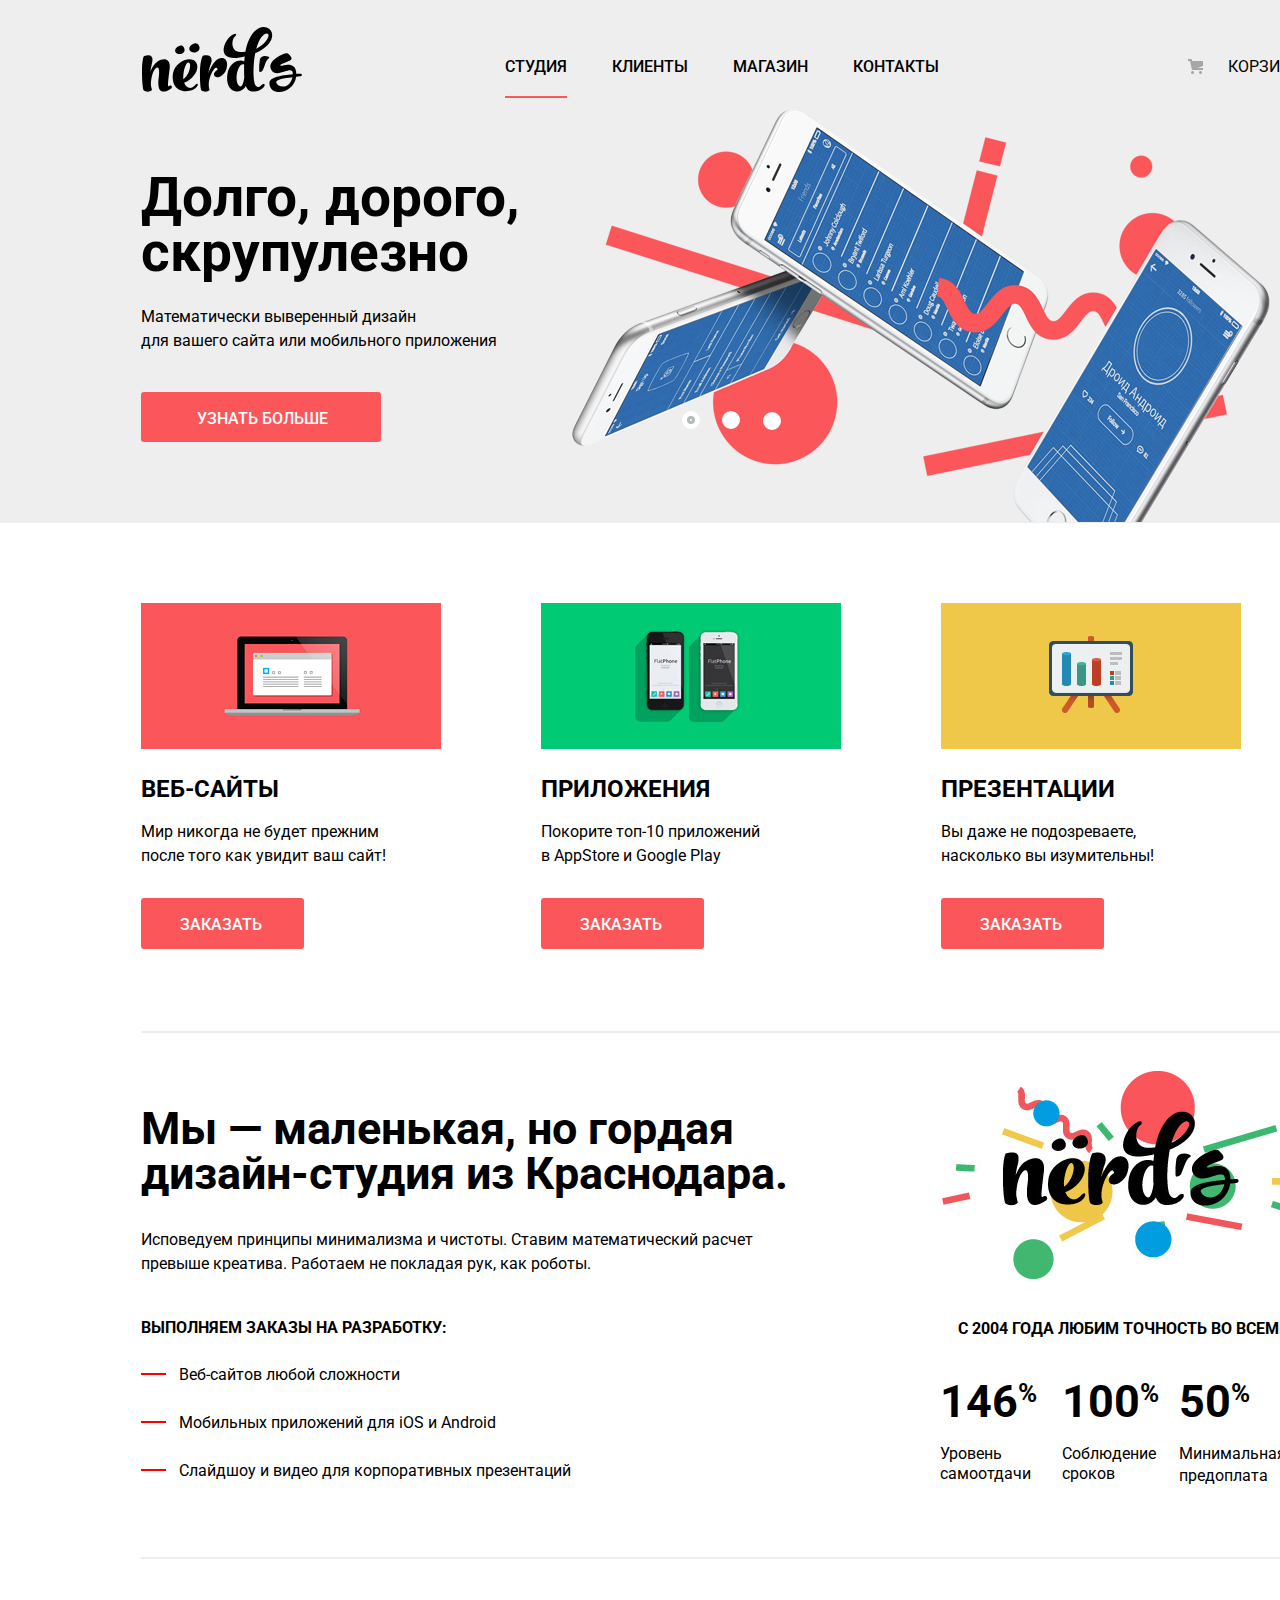
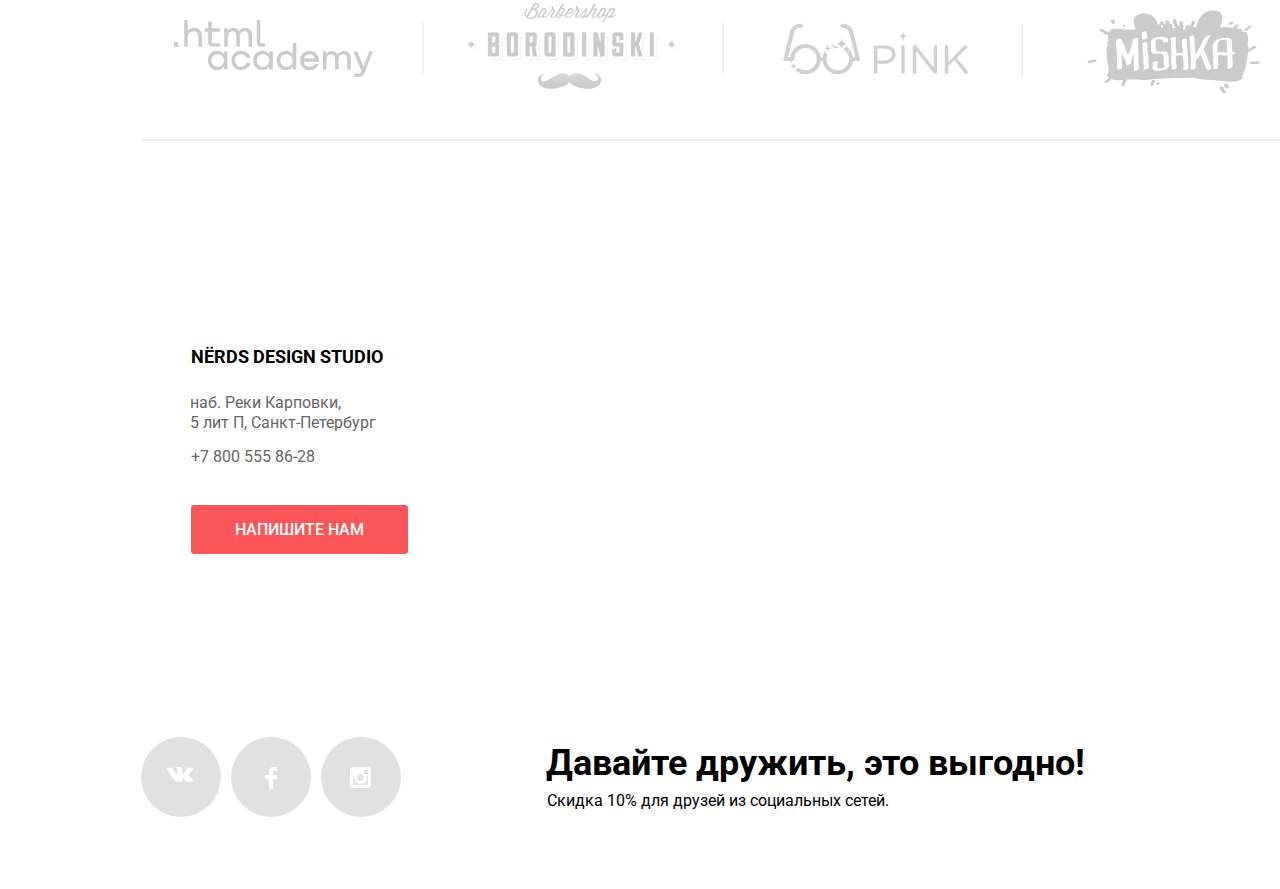
<file: index.html>
<!DOCTYPE html>
<html class="page" lang="ru">

<head>
  <meta charset="UTF-8">
  <meta http-equiv="X-UA-Compatible" content="IE=edge">
  <meta name="viewport" content="width=device-width, initial-scale=1.0">
  <link rel="icon" href="favicon.ico">
  <link rel="icon" href="img/favicon_15.svg" type="image/svg+xml">
  <link rel="apple-touch-icon" href="img/favikon_p.png">
  <link rel="manifest" href="manifest.webmanifest">
  <!--Подключаю стили-->
  <link rel="stylesheet" href="css/normalize.css">
  <link rel="stylesheet" href="css/style.css">

  <!-- Шрифт Roboto-->
  <link rel="preconnect" href="https://fonts.googleapis.com">
  <link rel="preconnect" href="https://fonts.gstatic.com" crossorigin>
  <link href="https://fonts.googleapis.com/css2?family=Roboto:wght@400;700&display=swap" rel="stylesheet">

  <title>Nerds</title>
</head>

<body class="main_page">
  <header class="main_header">
    <div class="container">
      <nav class="main_nav">
        <a class="main_logo" href="index.html"><img src="img/logo.svg" width="160" height="65" alt="Логотип нёрдс"></a>
        <ul class="navigation">
          <li><a class="activ_a" href="#">студия</a></li>
          <li><a href="#">Клиенты</a></li>
          <li><a href="catalog.html">магазин</a></li>
          <li><a href="#">контакты</a></li>
        </ul>
        <a class="basket" href="#">корзина</a>
      </nav>
    </div>
    <div class="container">
      <div class="container_header slider">
        <div class="slide_first slide_active">
          <p class="main_caption"><strong>Долго, дорого,<br>
                            скрупулезно</strong></p>
          <p class="main_caption_small"> Математически выверенный дизайн
            <br> для вашего сайта или мобильного приложения</p>
          <a class="button button_more" href="#">узнать больше</a>
        </div>
        <div class="slide_second">
          <p class="main_caption"><strong>Любим математику<br>
                            как никто другой</strong></p>
          <p class="main_caption_small"> Никакого креатива, только математические формулы
            <br> для расчета идеальных пропорций</p>
          <a class="button button_more" href="#">узнать больше</a>
        </div>
        <div class="slide_thrid">
          <p class="main_caption"><strong>Только ночь,<br>
                            только хардкор</strong></p>
          <p class="main_caption_small"> Работать днем,как все? Мы против этого.
            <br> Ближе к полуночи работа только начинается</p>
          <a class="button button_more" href="#">узнать больше</a>
        </div>
        <div class="slider_controls">
          <button class="slider_button_active button_first" type="button" aria-label="Первый слайд"></button>
          <button class="button_second" type=" button" aria-label="Второй слайд"></button>
          <button class="button_thrid" type=" button" aria-label="Третий слайд"></button>
        </div>
      </div>

    </div>
  </header>
  <main class="main_main">
    <h1 class="visually_hidden">Нердс</h1>

    <section class="main_services">
      <div class="container">
        <h2 class="visually_hidden">Услуги</h2>
        <ul class="services">
          <li class="services_notepade">
            <h3 class="services_caption">Веб-сайты</h3>
            <p class="services_caption_small caption_web">Мир никогда не будет прежним
              <br> после того как увидит ваш сайт!</p>
            <a href="#" class="button button_notepad">ЗАКАЗАТЬ</a>
          </li>
          <li class="services_miniphones">
            <h3 class="services_caption">Приложения</h3>
            <p class="services_caption_small caption_app">Покорите топ-10 приложений
              <br> в AppStore и Google Play</p>
            <a href="#" class="button button_notepad">ЗАКАЗАТЬ</a>
          </li>
          <li class="services_presentation">
            <h3 class="services_caption">Презентации</h3>
            <p class="services_caption_small caption_present">Вы даже не подозреваете,
              <br> насколько вы изумительны!</p>
            <a href="#" class="button button_notepad">ЗАКАЗАТЬ</a>
          </li>
        </ul>
      </div>
    </section>

    <div class="container">
      <section class="main_present line_gray">
        <div class="main_present_flag">
          <h2 class="visually_hidden">О нас</h2>
          <h3 class="present_caption">Мы &mdash; маленькая, но гордая<br> дизайн-студия из Краснодара.</h3>
          <p class="present_caption_small">Исповедуем принципы минимализма и чистоты. Ставим математический расчет
            <br>превыше креатива. Работаем не покладая рук, как роботы.</p>
          <p class="present_caption_small_two">Выполняем заказы на разработку:</p>
          <ul class="present_list">
            <li>Веб-сайтов любой сложности</li>
            <li>Мобильных приложений для iOS и Android</li>
            <li>Слайдшоу и видео для корпоративных презентаций</li>
          </ul>
        </div>
        <div class="main_present_picture">
          <p class="present_caption_small_two">С 2004 года любим точность во всем:</p>
          <ul class="present_list present_list_benefits">
            <li class="benefits_point"><span class="benefits">146</span><span class="benefits_persent">%</span>
              <p class="benefits_text">Уровень самоотдачи</p>
            </li>
            <li class="benefits_point"><span class="benefits">100</span><span class="benefits_persent">%</span>
              <p class="benefits_text">Соблюдение сроков</p>
            </li>
            <li class="benefits_point"><span class="benefits">50</span><span class="benefits_persent">%</span>
              <p class="benefits_text">Минимальная</p>
              предоплата
            </li>
          </ul>
        </div>
      </section>
    </div>
    <div class="container">
      <section class="partners line_gray">
        <h2 class="visually_hidden">Партнерки</h2>
        <a class="partners_html" href="#"><img src="img/logo_htmlacademy.svg" width="199" height="57" alt="логотип htmlacademy"><span class="visually_hidden"> Логотип HTML-academy</span></a>
        <a class="partners_borodinsky" href="#"><img src="img/borodinsky_logo.png" width="209" height="90" alt="логотип borodinsky"><span class="visually_hidden">Логотив бородинский</span></a>
        <a class="partners_pink" href="#"><img src="img/logo_pink.png" width="185" height="52" alt="логотип pink"><span class="visually_hidden">Логотип Пинк</span></a>
        <a class="partners_mishka" href="#"><img src="img/logo_mishka.png" width="173" height="84" alt="логотип mishka"><span class="visually_hidden">Логотип мишка</span></a>
      </section>
      <div class="modal_window">
        <form сlass="modal_form" action="https://echo.htmlacademy.ru" method="post">
          <fieldset>
            <button class="button_close" type="button" aria-label="Закрыть окно"></button>
            <p class="modal_caption">Напишите нам</p>
            <div class="fieldset_position">
              <label class="modal_caption_mini" for="name">Ваше имя:
                <br>
                <input class="login_input" type="text" id="name" name="uname" width="360" height="50" placeholder="Имя Фамилия">
              </label>
              <label class="modal_caption_mini" for="email">Ваш email:
                <br>
                <input class="email_input" type="text" id="email" name="uemail" width="360" height="50" placeholder="email@example.com">
              </label>
              <br>

              <label class="modal_caption_mini modal_area" for="text_area">Текст письма:
                <br>
                <textarea class="text_area_input" id="text_area" name="text_area_modal" rows="5" cols="70" placeholder="В свободной форме"></textarea>
              </label>
              <input class="button button_modal" type="submit" value="Отправить" aria-label="Нажать,что бы отправить данные">
            </div>
          </fieldset>

        </form>

      </div>
      <div class="contacts">
        <div class="contacts_2">
          <p class="mapp_capture">nЁrds design studio</p>
          <p class="mapp_capture_small">наб. Реки Карповки,
            <br> 5 лит П, Санкт-Петербург
          </p>
          <a class="mapp_telephone" href="tel:+78005558628">+7 800 555 86-28</a>
          <br>
          <button type="button" class="button button_login" aria-label="нажмите, что бы написать нам">Напишите нам</button>
        </div>
      </div>
    </div>
    <section class="mapp">
      <h2 class="visually_hidden">Карта и контакты</h2>
      <iframe class="iframe" src="https://www.google.com/maps/embed?pb=!1m14!1m8!1m3!1d3993.6360510471914!2d30.317381000000005!3d59.96834200000001!3m2!1i1024!2i768!4f13.1!3m3!1m2!1s0x4696315bc4e8ce61%3A0x74d4f0cbfe1fd995!2z0L3QsNCxLiBQ0LXQutC4INCa0LDRgNC_0L7QstC60LgsIDUg0LrQvtGA0L_Rg9GBINCfLCDQodCw0L3QutGCLdCf0LXRgtC10YDQsdGD0YDQsywgMTk3MDIy!5e0!3m2!1sru!2sru!4v1670058780200!5m2!1sru!2sru" width="600" height="450" style="border:0;" allowfullscreen="" loading="lazy" referrerpolicy="no-referrer-when-downgrade"></iframe>
      <!-- <img class="marker" src="img/map_marker.png" width="231" height="190" alt="">
                 -->

    </section>
  </main>
  <!--Подключаю JS -->
  <script src="js/login.js"></script>
  <script src="js/slider.js"></script>
</body>
<div class="container">
  <footer class="main_footer">
    <section class="footer">
      <h2 class="visually_hidden">Соцсети</h2>
      <div class="button_social">
        <a class="button social" href="#">
          <span class="visually_hidden">Вконтакте</span>
          <svg class="social_img" aria-hidden="true" focusable="false" width="27" height="15" viewBox="0 0 27 15" fill="none" xmlns="http://www.w3.org/2000/svg">
            <path d="M16.138 11.51C17.094 11.201 18.318 13.55 19.621 14.449C20.599 15.13 21.348 14.983 21.348 14.983L24.821 14.933C24.821 14.933 26.636 14.821 25.778 13.379C25.707 13.259 25.275 12.31 23.193 10.357C21.016 8.31404 21.311 8.64504 23.932 5.11304C25.529 2.96004 26.168 1.64504 25.968 1.08504C25.776 0.546037 24.603 0.686037 24.603 0.686037L20.69 0.713037C20.309 0.714037 19.986 0.832037 19.839 1.22804C19.836 1.23204 19.218 2.89404 18.394 4.30704C16.653 7.29604 15.958 7.45504 15.67 7.26804C15.009 6.83504 15.176 5.53104 15.176 4.60404C15.176 1.70704 15.608 0.499037 14.33 0.187037C13.903 0.0830374 13.591 0.0150374 12.502 0.00503741C11.11 -0.0159626 9.92797 0.00503743 9.25797 0.334037C8.81297 0.557037 8.47197 1.04604 8.67897 1.07404C8.93897 1.10904 9.52197 1.23404 9.83397 1.66004C10.235 2.21204 10.223 3.44904 10.223 3.44904C10.223 3.44904 10.452 6.86004 9.68297 7.28304C9.15497 7.57304 8.43297 6.98104 6.87997 4.26704C6.08697 2.87904 5.48797 1.34504 5.48797 1.34504C5.48797 1.34504 5.37197 1.06004 5.16197 0.904037C4.91197 0.719037 4.56197 0.660037 4.56197 0.660037L0.84797 0.684037C0.84797 0.684037 0.28997 0.700037 0.0849697 0.946037C-0.0970303 1.16404 0.0699697 1.61404 0.0699697 1.61404C0.0699697 1.61404 2.97897 8.49504 6.27297 11.961C9.29297 15.143 12.725 14.932 12.725 14.932H14.28C14.28 14.932 14.749 14.878 14.989 14.62C15.213 14.38 15.203 13.929 15.203 13.929C15.203 13.929 15.172 11.82 16.138 11.51Z" fill="white" />
          </svg>
        </a>
        <a class="button social" href="#">
          <span class="visually_hidden">Фейсбук</span>
          <svg class="social_img" aria-hidden="true" focusable="false" width="12" height="22" viewBox="0 0 12 22" fill="none" xmlns="http://www.w3.org/2000/svg">
            <path d="M12 4V0H8C5.79086 0 4 1.79086 4 4V8H0V12H4V22H8V12H12V8H8V4H12Z" fill="white" />
          </svg>
        </a>
        <a class="button social" href="#">
          <span class="visually_hidden">Инстаграмм</span>
          <svg class="social_img" aria-hidden="true" focusable="false" width="21" height="21" viewBox="0 0 21 21" fill="none" xmlns="http://www.w3.org/2000/svg">
            <path fill-rule="evenodd" clip-rule="evenodd" d="M3 0H18C19.65 0 21 1.35 21 3V18C21 19.65 19.65 21 18 21H3C1.35 21 0 19.65 0 18V3C0 1.35 1.35 0 3 0ZM14 10.5C14 8.57 12.43 7 10.5 7C8.57 7 7 8.57 7 10.5C7 12.43 8.57 14 10.5 14C12.43 14 14 12.43 14 10.5ZM3 18V9H4.181C4.0626 9.49127 4.00186 9.99467 4 10.5C4 14.0899 6.91015 17 10.5 17C14.0899 17 17 14.0899 17 10.5C16.9986 9.99464 16.9379 9.49118 16.819 9H18V18H3ZM14 7H18V3H14V7Z" fill="white" />
          </svg>
        </a>
      </div>
      <div>
        <p class="footer_caption">Давайте дружить, это выгодно!</p>
        <p class="footer_caption_mini">Скидка 10% для друзей из социальных сетей.</p>
      </div>
    </section>
  </footer>
</div>

</html>
</file>
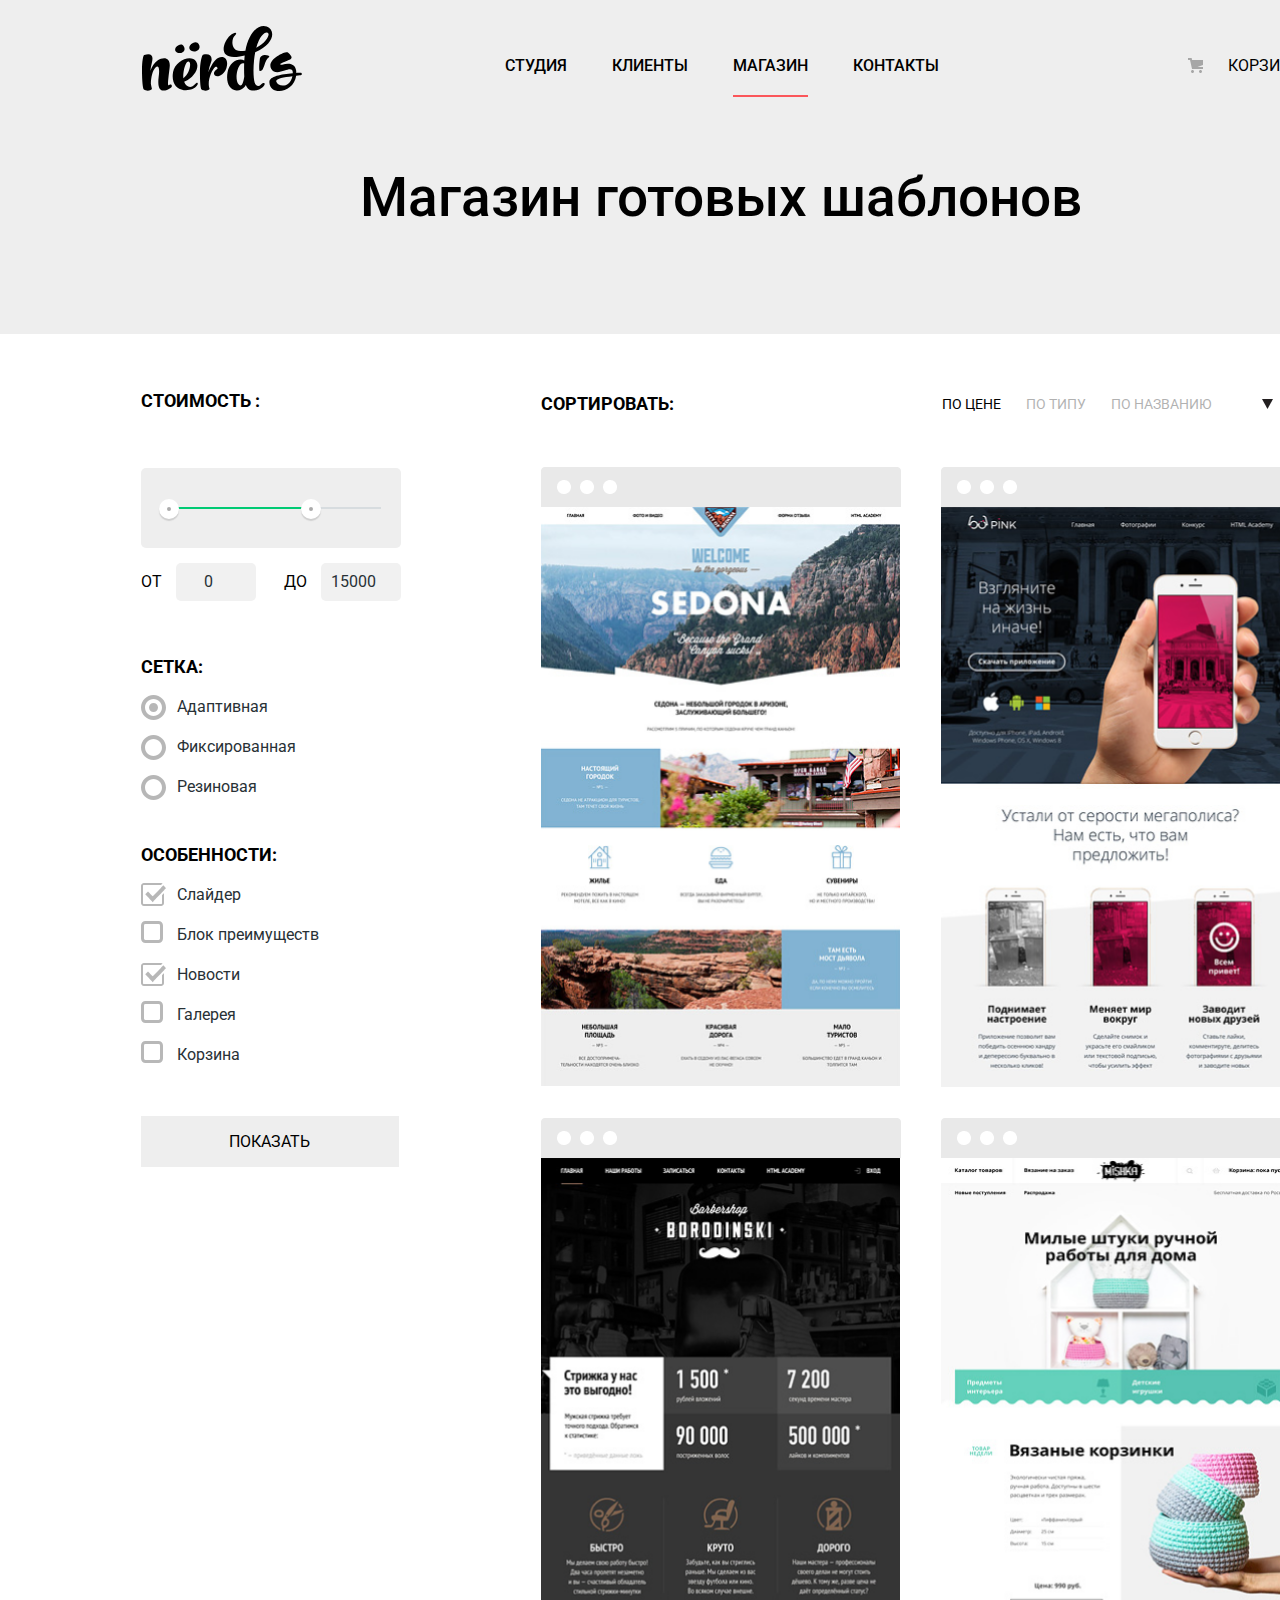
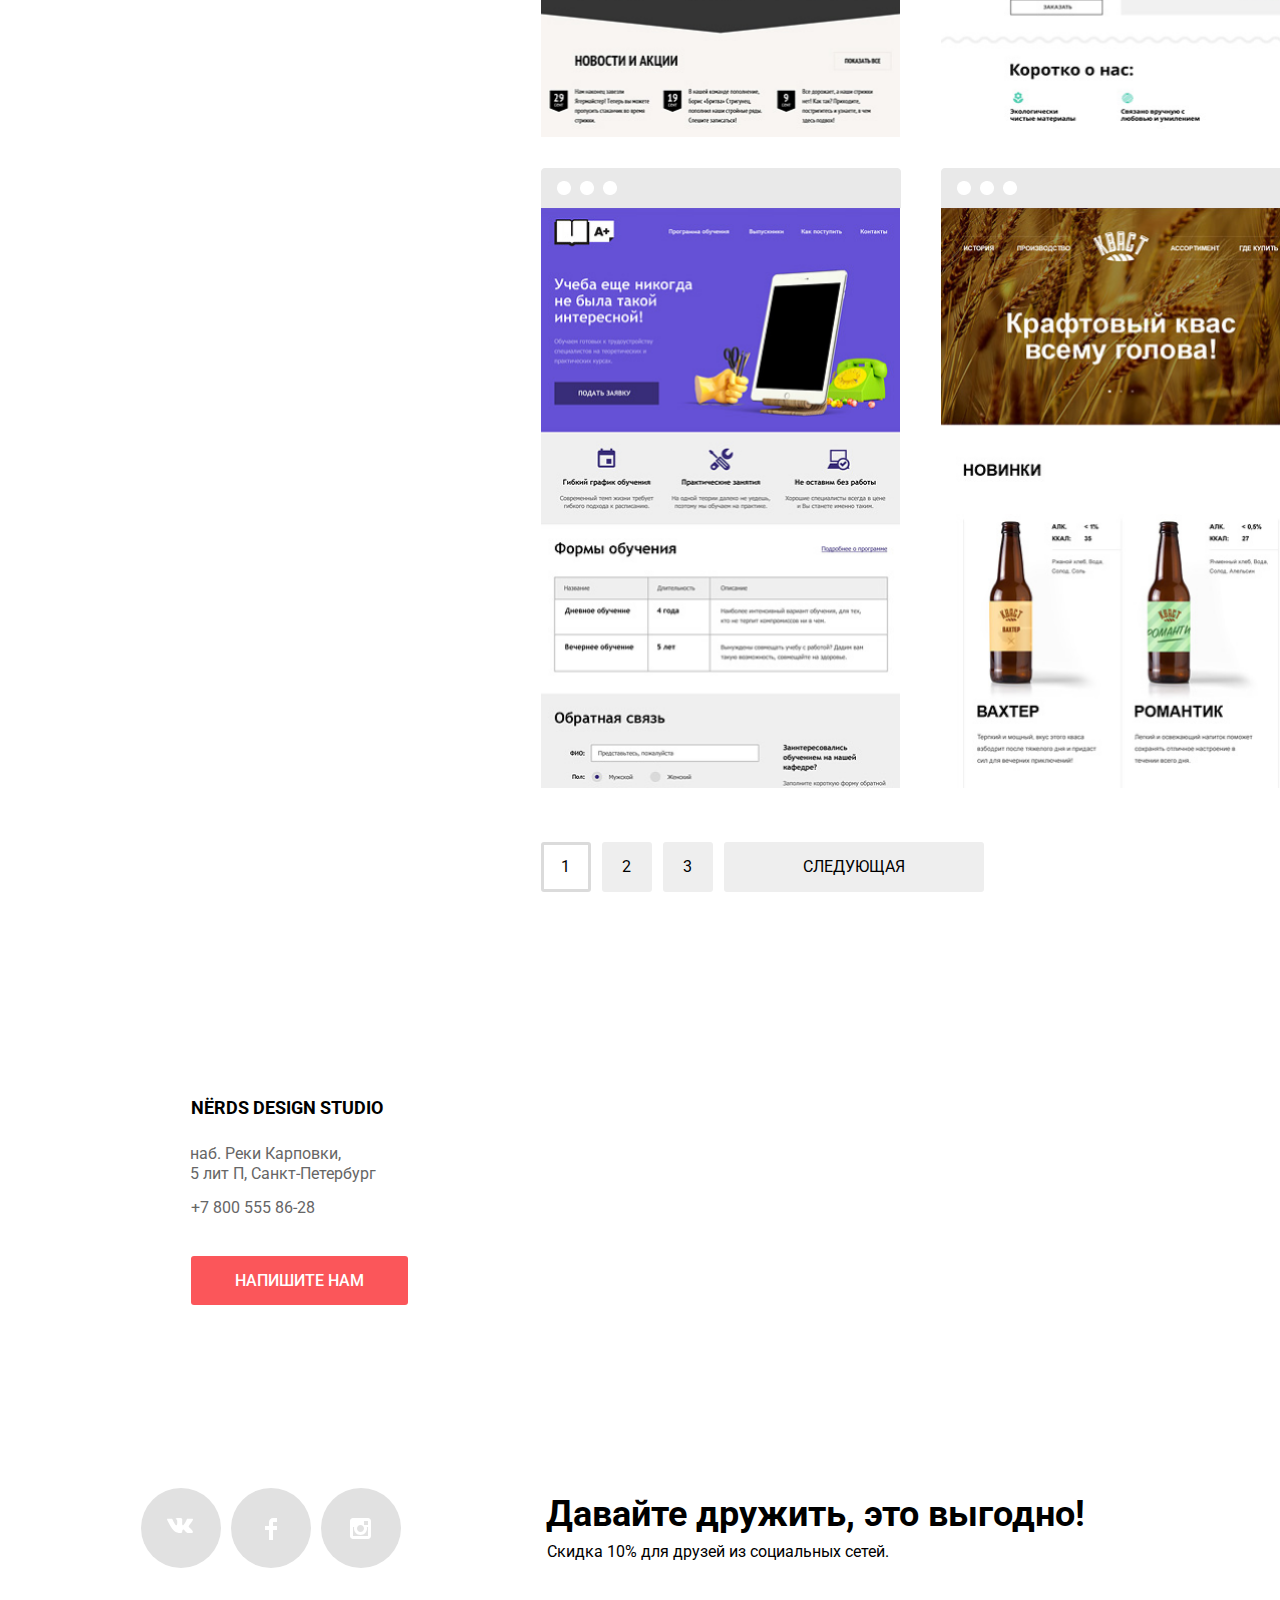
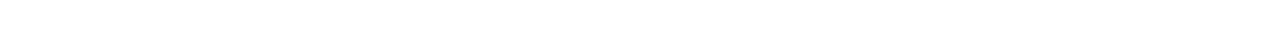
<file: catalog.html>
<!DOCTYPE html>
<html class="page" lang="ru">

<head>
  <meta charset="UTF-8">
  <meta http-equiv="X-UA-Compatible" content="IE=edge">
  <meta name="viewport" content="width=device-width, initial-scale=1.0">
  <link rel="icon" href="favicon.ico">
  <link rel="icon" href="img/favicon_15.svg" type="image/svg+xml">
  <link rel="apple-touch-icon" href="img/favikon_p.png">
  <link rel="manifest" href="manifest.webmanifest">
  <title>catalog</title>
  <!--Подключаю стили-->
  <link rel="stylesheet" href="css/normalize.css">
  <link rel="stylesheet" href="css/style.css">
  <!-- <link rel="stylesheet" href="css/style.min.css"> -->

  <!-- Шрифт Roboto-->
  <link rel="preconnect" href="https://fonts.googleapis.com">
  <link rel="preconnect" href="https://fonts.gstatic.com" crossorigin>
  <link href="https://fonts.googleapis.com/css2?family=Roboto:wght@400;700&display=swap" rel="stylesheet">
</head>

<body class="main_page">
  <header class="main_header catalog_header">
    <div class="container">
      <nav class="main_nav">
        <a class="main_logo" href="index.html"><img src="img/logo.svg" width="160" height="65" alt="Нердс_логотип"></a>
        <ul class="navigation">
          <li><a href="index.html">студия</a></li>
          <li><a href="#">клиенты</a></li>
          <li><a class="activ_a" href="catalog.html">магазин</a></li>
          <li><a href="#">контакты</a></li>
        </ul>
        <a class="basket" href="#">корзина</a>
      </nav>

      <h1 class="catalog_caption_main">Магазин готовых шаблонов</h1>
    </div>
  </header>

  <main>
    <div class="container">
      <div class=" catalog_page">
        <section class="sort">
          <h2 class="visually_hidden">Фильтр</h2>
          <form action="https://echo.htmlacademy.ru" method="post">
            <form method="get" action="https://echo.htmlacademy.ru">
              <fieldset class="filter_item">
                <legend class="catalog_caption">Стоимость :</legend>
                <div class="range_filter">
                  <div class="range_controls">
                    <div class="scale">
                      <div class="bar"></div>
                      <div class="toggle toggle_min" tabindex="0"></div>
                      <div class="toggle toggle_max" tabindex="0"></div>
                    </div>
                  </div>
                  <div class="price-controls">
                    <label class="min_price">
                      от
                      <input class="price" type="number" name="min_price" value="0">
                    </label>
                    <label class="max_price">
                      до
                      <input class="price" type="number" name="max_price" value="15000">
                    </label>

                  </div>
                </div>
              </fieldset>
              <fieldset class="border border_grid">
                <legend class="catalog_caption grid">Сетка: </legend>
                <input id="adaptation_input_radio" class="radio visually_hidden" type="radio" name="adaptation" value="Adaption" checked>
                <label for="adaptation_input_radio" class="choise">Адаптивная</label>
                <input id="fixed_input_radio" class="radio visually_hidden" type="radio" name="adaptation" value="Fixed">
                <label for="fixed_input_radio" class="choise">Фиксированная</label>
                <input id="rubber_input_radio" class="radio visually_hidden" type="radio" name="adaptation" value="rubber">
                <label for="rubber_input_radio" class="choise">Резиновая</label>
              </fieldset>
              <fieldset class="border border_specials">
                <legend class="catalog_caption specials">Особенности: </legend>

                <input id="slider_input" class="filter-interput visually_hidden" type="checkbox" name="special" value="slide" checked>
                <label for="slider_input" class="choise choise_checkbox">Слайдер</label>

                <input id="input_benefits" class="filter-interput visually_hidden" type="checkbox" name="special" value="block">
                <label for="input_benefits" class="choise choise_checkbox">Блок преимуществ</label>

                <input id="input_news" class="filter-interput visually_hidden" type="checkbox" name="special" value="news" checked>
                <label for="input_news" class="choise choise_checkbox">Новости</label>

                <input id="input_gallery" class="filter-interput visually_hidden" type="checkbox" name="special" value="galery">
                <label for="input_gallery" class="choise choise_checkbox">Галерея</label>

                <input id="input_basket" class="filter-interput visually_hidden" type="checkbox" name="special" value="basket">
                <label for="input_basket" class="choise choise_checkbox">Корзина</label>
              </fieldset>
              <p>
                <input class="button_submit" type="submit" value="Показать" aria-label="Показать товары с выбранными фильтрами">
              </p>
            </form>
        </section>
        <section class="examples">

          <h2 class="visually_hidden">Сортировка</h2>
          <!-- Этот заголовок будет скрыт -->
          <p class="catalog_caption caption_sort">Сортировать: </p>
          <ul class="list_sort">
            <li class="sort_list sort_list_active"><a href="#">По цене</a></li>
            <li class="sort_list"><a href="#">По типу</a></li>
            <li class="sort_list"><a href="#">По названию</a></li>
            <li class="sort_list arrow_down">
              <a class="sort_list_active" href="#">
                <span class="visually_hidden">По убыванию</span>
                <svg aria-hidden="true" focusable="false" width="11" height="10" viewBox="0 0 11 10" fill="none" xmlns="http://www.w3.org/2000/svg">
                  <path d="M5.5 10L0 0H11" fill="#231F20" />
                </svg>
              </a>
            </li>
            <li class="sort_list arrow_up">
              <a href="#">
                <span class="visually_hidden">По убыванию</span>
                <svg aria-hidden="true" focusable="false" width="11" height="10" viewBox="0 0 11 10" fill="none" xmlns="http://www.w3.org/2000/svg">
                  <path d="M5.5 0L0 10H11L5.5 0Z" fill="#A6A6A6" />
                </svg>
              </a>
            </li>
          </ul>
          <h2 class="visually_hidden">Примеры\сайты</h2>
          <ul class="list list_first">
            <!-- <div class="card_product"> -->
            <li class="sedona list_active">
              <div class="mask visually_hidden">
                <h3 class="mask_captive"><a class="mask_a" href="#">Sedona</a></h3>
                <p class="mask_caption">Информационный сайт
                  <br> для туристов
                  <br>
                </p>
                <a class="button mask_button" href="#">9900 &#8381</a>
              </div>
              <img class="catalog_img" src="img/sedona.png" width="359" height="578" alt="скриншот сайта Седона">
            </li>
            <li class="pink">
              <div class="mask visually_hidden">
                <h3 class="mask_captive"><a class="mask_a" href="#">Pink app</a></h3>
                <p class="mask_caption">Продуктовый лендинг
                  <br> приложений для IOS и Android
                  <br>
                </p>
                <a class="button mask_button" href="#">9900 &#8381</a>
              </div>
              <img class="catalog_img" src="img/pink.png" width="359" height="578" alt="скриншот сайта Пинк">
            </li>
            <li class="barbershop">
              <div class="mask visually_hidden">
                <h3 class="mask_captive"><a class="mask_a" href="#">Barbershop</a></h3>
                <p class="mask_caption">Сайт салона красоты.
                  <br> Для мужчин,да.
                  <br>
                </p>
                <a class="button mask_button" href="#">9900 &#8381</a>
              </div>
              <img class="catalog_img" src="img/barbershop.png" width="359" height="578" alt="скриншот сайта Бородинский">
            </li>
            <li class="mishka">
              <div class="mask visually_hidden">
                <h3 class="mask_captive"><a class="mask_a" href="#">Mishka</a></h3>
                <p class="mask_caption">Интернет-магазин
                  <br> вязанных игрушек
                  <br>
                </p>
                <a class="button mask_button" href="#">9900 &#8381</a>
              </div>
              <img class="catalog_img" src="img/mishka.png" width="359" height="578" alt="скриншот сайта Мишка">
            </li>
            <li class="plus">
              <div class="mask visually_hidden">
                <h3 class="mask_captive"><a class="mask_a" href="#">A plus</a></h3>
                <p class="mask_caption">Лендинг курсов повышения
                  <br>квалификации
                  <br>
                </p>
                <a class="button mask_button" href="#">9900 &#8381</a>
              </div>
              <img class="catalog_img" src="img/aplus 1.png" width="359" height="578" alt="скриншот сайта Плюс">
            </li>
            <li class="kvast">
              <div class="mask visually_hidden">
                <h3 class="mask_captive"><a class="mask_a" href="#">Кваст</a></h3>
                <p class="mask_caption">Промо-сайт производителя
                  <br>крафтового кваса
                  <br>
                </p>
                <a class="button mask_button" href="#">9900 &#8381</a>
              </div>
              <img class="catalog_img" src="img/kvast.png" width="359" height="578" alt="скриншот сайта Квасс">
            </li>
            <!-- </div> -->
          </ul>

        </section>
      </div>
      <ul class="list_nav">
        <li><a class="button_page_active">1</a></li>
        <li><a class="button_page" href="#">2</a></li>
        <li><a class="button_page" href="#">3</a></li>
        <li><a class="button_page button_page_next" href="#">Следующая</a></li>
      </ul>

      <div class="modal_window">
        <form сlass="modal_form" action="https://echo.htmlacademy.ru" method="post">
          <fieldset>
            <button class="button_close" type="button" aria-label="Закрыть окно"></button>
            <p class="modal_caption">Напишите нам</p>
            <div class="fieldset_position">
              <label class="modal_caption_mini" for="name">Ваше имя:
                <br>
                <input class="login_input" type="text" id="name" name="uname" width="360" height="50" placeholder="Имя Фамилия">
              </label>
              <label class="modal_caption_mini" for="email">Ваш email:
                <br>
                <input class="email_input" type="text" id="email" name="uemail" width="360" height="50" placeholder="email@example.com">
              </label>
              <br>

              <label class="modal_caption_mini modal_area" for="text_area">Текст письма:
                <br>
                <textarea class="text_area_input" id="text_area" name="text_area_modal" rows="5" cols="70" placeholder="В свободной форме"></textarea>
              </label>
              <input class="button button_modal" type="submit" value="Отправить" aria-label="Нажать,что бы отправить данные">
            </div>
          </fieldset>

        </form>

      </div>
      <div class="contacts">
        <div class="contacts_2">
          <p class="mapp_capture">nЁrds design studio</p>
          <p class="mapp_capture_small">наб. Реки Карповки,
            <br> 5 лит П, Санкт-Петербург
          </p>
          <a class="mapp_telephone" href="tel:+78005558628">+7 800 555 86-28</a>
          <br>
          <button type="button" class="button button_login" aria-label="нажмите, что бы написать нам">Напишите нам</button>
        </div>
      </div>
    </div>
    <section class="mapp">
      <h2 class="visually_hidden">Карта и контакты</h2>
      <iframe class="iframe" src="https://www.google.com/maps/embed?pb=!1m14!1m8!1m3!1d3993.6360510471914!2d30.317381000000005!3d59.96834200000001!3m2!1i1024!2i768!4f13.1!3m3!1m2!1s0x4696315bc4e8ce61%3A0x74d4f0cbfe1fd995!2z0L3QsNCxLiBQ0LXQutC4INCa0LDRgNC_0L7QstC60LgsIDUg0LrQvtGA0L_Rg9GBINCfLCDQodCw0L3QutGCLdCf0LXRgtC10YDQsdGD0YDQsywgMTk3MDIy!5e0!3m2!1sru!2sru!4v1670058780200!5m2!1sru!2sru" width="600" height="450" style="border:0;" allowfullscreen="" loading="lazy" referrerpolicy="no-referrer-when-downgrade"></iframe>
      <!-- <img class="marker" src="img/map_marker.png" width="231" height="190" alt="">
                 -->
    </section>
  </main>
  <script src="js/login.js"></script>
</body>
<div class="container">
  <footer class="main_footer">
    <section class="footer">
      <h2 class="visually_hidden">Соцсети</h2>
      <div class="button_social">
        <a class="button social" href="#">
          <span class="visually_hidden">Вконтакте</span>
          <svg class="social_img" aria-hidden="true" focusable="false" width="27" height="15" viewBox="0 0 27 15" fill="none" xmlns="http://www.w3.org/2000/svg">
            <path d="M16.138 11.51C17.094 11.201 18.318 13.55 19.621 14.449C20.599 15.13 21.348 14.983 21.348 14.983L24.821 14.933C24.821 14.933 26.636 14.821 25.778 13.379C25.707 13.259 25.275 12.31 23.193 10.357C21.016 8.31404 21.311 8.64504 23.932 5.11304C25.529 2.96004 26.168 1.64504 25.968 1.08504C25.776 0.546037 24.603 0.686037 24.603 0.686037L20.69 0.713037C20.309 0.714037 19.986 0.832037 19.839 1.22804C19.836 1.23204 19.218 2.89404 18.394 4.30704C16.653 7.29604 15.958 7.45504 15.67 7.26804C15.009 6.83504 15.176 5.53104 15.176 4.60404C15.176 1.70704 15.608 0.499037 14.33 0.187037C13.903 0.0830374 13.591 0.0150374 12.502 0.00503741C11.11 -0.0159626 9.92797 0.00503743 9.25797 0.334037C8.81297 0.557037 8.47197 1.04604 8.67897 1.07404C8.93897 1.10904 9.52197 1.23404 9.83397 1.66004C10.235 2.21204 10.223 3.44904 10.223 3.44904C10.223 3.44904 10.452 6.86004 9.68297 7.28304C9.15497 7.57304 8.43297 6.98104 6.87997 4.26704C6.08697 2.87904 5.48797 1.34504 5.48797 1.34504C5.48797 1.34504 5.37197 1.06004 5.16197 0.904037C4.91197 0.719037 4.56197 0.660037 4.56197 0.660037L0.84797 0.684037C0.84797 0.684037 0.28997 0.700037 0.0849697 0.946037C-0.0970303 1.16404 0.0699697 1.61404 0.0699697 1.61404C0.0699697 1.61404 2.97897 8.49504 6.27297 11.961C9.29297 15.143 12.725 14.932 12.725 14.932H14.28C14.28 14.932 14.749 14.878 14.989 14.62C15.213 14.38 15.203 13.929 15.203 13.929C15.203 13.929 15.172 11.82 16.138 11.51Z" fill="white" />
          </svg>
        </a>
        <a class="button social" href="#">
          <span class="visually_hidden">Фейсбук</span>
          <svg class="social_img" aria-hidden="true" focusable="false" width="12" height="22" viewBox="0 0 12 22" fill="none" xmlns="http://www.w3.org/2000/svg">
            <path d="M12 4V0H8C5.79086 0 4 1.79086 4 4V8H0V12H4V22H8V12H12V8H8V4H12Z" fill="white" />
          </svg>
        </a>
        <a class="button social" href="#">
          <span class="visually_hidden">Инстаграмм</span>
          <svg class="social_img" aria-hidden="true" focusable="false" width="21" height="21" viewBox="0 0 21 21" fill="none" xmlns="http://www.w3.org/2000/svg">
            <path fill-rule="evenodd" clip-rule="evenodd" d="M3 0H18C19.65 0 21 1.35 21 3V18C21 19.65 19.65 21 18 21H3C1.35 21 0 19.65 0 18V3C0 1.35 1.35 0 3 0ZM14 10.5C14 8.57 12.43 7 10.5 7C8.57 7 7 8.57 7 10.5C7 12.43 8.57 14 10.5 14C12.43 14 14 12.43 14 10.5ZM3 18V9H4.181C4.0626 9.49127 4.00186 9.99467 4 10.5C4 14.0899 6.91015 17 10.5 17C14.0899 17 17 14.0899 17 10.5C16.9986 9.99464 16.9379 9.49118 16.819 9H18V18H3ZM14 7H18V3H14V7Z" fill="white" />
          </svg>
        </a>
      </div>
      <div>
        <p class="footer_caption">Давайте дружить, это выгодно!</p>
        <p class="footer_caption_mini">Скидка 10% для друзей из социальных сетей.</p>
      </div>
    </section>
  </footer>
</div>

</html>
</file>
<file: css/style.css>
/*Задаю цвета через псевдокласс */
:root {
  --basic-black: #000000;
  --basic-black-press: rgba(0, 0, 0, 0.3);
  --basic-light-black: #283136;
  --basic-white: #FFFFFF;
  --basic-red: #FB565A;
  --basic-red-focus: #E74246;
  --basic-red-press: #D7373B;
  --basic-grey: #EEEEEE;
  --basic-light-grey: #666666;
  --basic-grey-chill: #E1E1E1;
  --basic-grey-border: #B4B9BB;
  --basic-grey-focus: #DFDFDF;
  --basic-grey-press: #D5D5D5;
  --basic-grey-button: #C1C1C1;
  --basic-grey-pointer: #ABABAB;
  --basic-grey-checkbox: #4D4D4D;
  --basic-range-controls: #D7DCDF;
  --basic-grey-input: #D7DCDE;
  --basic-grey-input: #f1f1f1;
  --basic-grey-shadow: #cfcfcf;
  --basic-grey-1: #444444;
  --basic-green: #00CA74;
  --basic-green-focus: #00BC6C;
  --basic-green-press: #00AA62;
  --basic-gold: #EFC849;
  --basic-gold-focus: #EAB534;
  --basic-gold-press: #E5A722;
  --basic-grey-opacity: rgba(255, 255, 255, 0.3);
  --basic-grey-border-2: #DBDBDB;
  --basic-grey-focus-2: rgba(0, 1, 1, 0.1);
}

ul {
  padding: 0px;
  margin: 0px;
}

/* НАстраиваю боди, шапку, общий вид для ссылок и картинок. */
body {
  min-width: 1440px;
  margin: 0;
  padding: 0;
  font-family: "Roboto", Arial, sans-serif;
  font-size: 16px;
  line-height: 24px;
  font-weight: 400;
  color: var(--basic-black);
  text-transform: uppercase;
  background-color: var(--basic-white);
  /* Сетки на гридах */
  min-height: 100%;
  /* display: grid;
  grid-template-rows: min-content 1fr min-content;
  align-content: start; */
  list-style: none;
}

.main_header {
  background-color: var(--basic-grey);
  color: var(--basic-black);
  padding-top: 50px;
  margin-bottom: 87px;
  height: 473px;
}

a {
  text-decoration: none;
  color: var(--basic-black);
}

.activ_a {
  border-bottom: 2px solid var(--basic-red);
  padding-bottom: 20px;

}

img {
  max-width: 100%;
  height: auto;
}

/* Стили для логотипа */
.main_logo {
  margin-top: -9px;
}

.main_logo:hover {
  opacity: 0.7;
}

.main_logo:active {
  opacity: 0.3;
}

/*Стили для блока навигации. */
.navigation {
  list-style: none;
  font-family: 'Roboto';
  font-style: normal;
  font-weight: 500;
  line-height: 30px;
  margin: 0;
  padding: 0;
  display: flex;
  justify-content: space-between;
  flex-wrap: wrap;
}


.navigation li {
  padding-right: 45px;
}

.navigation li a:hover {
  color: var(--basic-red);
}

.main_nav .basket:hover {
  color: var(--basic-red);
}

.navigation li a:active {
  color: var(--basic-black);
  opacity: 0.3;
}

.basket:active {
  color: var(--basic-black);
  opacity: 0.3;
}

.navigation a:visited {
  color: var(--basic-black);
}

.basket:visited {
  color: var(--basic-black);
}

/*Cтили для значка корзинки */
.basket {
  position: relative;
  padding-left: 40px;
}

.basket::before {
  content: " ";
  position: absolute;
  left: 0;
  top: 4px;
  width: 15px;
  height: 15px;
  background: url("../img/basket.svg") no-repeat 0 0;
}


/*Cтили для главного заголовка */
.main_caption {
  text-transform: none;
  font-weight: 500;
  font-size: 55px;
  line-height: 55px;
  margin-bottom: 25px;
  max-width: 580px;
}

.main_caption_small {
  text-transform: none;
  margin-top: 0px;
  margin-bottom: 54px;
  width: 420px;
}

/*Стили для кнопушек*/
.button {
  font: inherit;
  font-weight: 500;
  line-height: 18px;
  color: var(--basic-white);
  text-align: center;
  background-color: var(--basic-red);
  border: none;
  border-radius: 3px;
}

.button:hover,
.button:focus {
  background-color: var(--basic-red-focus);
}

.button:active {
  background-color: var(--basic-red-press);
  color: var(--basic-grey-opacity);
}

/*Стиль для кнопушки узнать больше*/
.button_more {
  padding-top: 17px;
  padding-right: 53px;
  padding-left: 56px;
  padding-bottom: 14px;
}

/*Стили для картинок гланвых */


/* Скрываем неисп элементы*/
.visually_hidden {
  position: absolute;
  width: 1px;
  height: 1px;
  margin: -1px;
  border: 0;
  padding: 0;
  white-space: nowrap;
  clip-path: inset(100%);
  clip: rect(0 0 0 0);
  overflow: hidden;
}

/*Стилизуем сервисы*/
.services {
  list-style: none;
  display: flex;
  justify-content: space-between;
  padding-left: 0px;
  margin-top: -7px;
  position: relative;
  flex-wrap: wrap;
  width: 1160px;
}

.services li {
  padding-top: 171px;
  width: 300px;
}

.services_notepade::after {
  position: absolute;
  content: " ";
  top: 0px;
  left: 0px;
  background: url(../img/notepad_mini.png) no-repeat 0 0;
  width: 300px;
  height: 146px;
}

.services_miniphones::after {
  position: absolute;
  content: " ";
  top: 0px;
  left: 400px;
  background: url(../img/2_phones_mini.png) no-repeat 0 0;
  width: 300px;
  height: 146px;
}

.services_presentation {
  margin-left: -60px;
  margin-right: 60px;
}

.services_presentation::after {
  position: absolute;
  content: " ";
  top: 0px;
  left: 800px;
  background: url(../img/presentation_mini.png) no-repeat 0 0;
  width: 300px;
  height: 146px;
}

h3 {
  display: block;
  font-size: 0px;
  margin-block-start: 0px;
  margin-block-end: 0px;
  margin-inline-start: 0px;
  margin-inline-end: 0px;

}

.services_img,
.present.img,
.map {
  background-color: var(--basic-grey-1);
}

.map {
  width: 100%;
  position: relative;
  height: 415px;
}

.services_caption {
  font-weight: 700;
  font-size: 24px;
  line-height: 30px;
  margin-bottom: 31px;
  margin-top: 0px;
  width: 200px;
}

.services_miniphones {
  margin-right: 60px;
}


.sevices_img {
  margin-bottom: 25px;
}

.services_caption_small {
  margin-bottom: 45px;
  margin-top: -15px;
}

.services_caption_small,
.contacts,
.footer_caption,
.footer_caption_mini {
  text-transform: none;
}

.caption_web {
  width: 250px;
}

.caption_app {
  width: 222px;
}

.caption_present {
  width: 215px;
}

.button_phones_mini,
.button_notepad,
.button_presentation {
  text-align: center;
  padding-left: 39px;
  padding-right: 42px;
  padding-top: 17px;
  padding-bottom: 15px;
}

.button_phones_mini {
  background-color: var(--basic-green);
}

.button_phones_mini:hover,
.button_phones_mini:focus {
  background-color: var(--basic-green-focus);
}

.button_phones_mini:active {
  background-color: var(--basic-green-press);
}

.button_presentation {
  background-color: var(--basic-gold);
}

.button_presentation:hover,
.button_presentation:focus {
  background-color: var(--basic-gold-focus);
}

.button_presentation:active {
  background-color: var(--basic-gold-press);
}

/*Стилизуем о нас*/
.present_caption {
  font-weight: bold;
  font-size: 45px;
  line-height: 45px;
  text-transform: none;
  margin-bottom: 32px;
  margin-top: 73px;
  width: 670px;
  padding: 0px;
}

.present_caption_small {
  text-transform: none;
  margin-top: 0px;
  margin-bottom: 40px;
  width: 670px;
  padding: 0px;
}

.present_caption_small_two,
.benefits,
.benefits_persent,
.mapp_capture {
  font-weight: 700;
  margin-top: 0px;
  margin-bottom: 23px;
}

.present_caption_small_two {
  width: 358px;
  height: auto;
  margin-top: 0px;
  padding: 0px;
  margin-bottom: 23px;
}

.present_list {
  list-style: none;
  text-transform: none;
  margin: 0px;
  padding: 0px;
}

.present_list li {
  margin-bottom: 24px;
  max-width: 670px;
}

.present_list .benefits_point:nth-child(2),
.present_list .benefits_point:nth-child(3) {
  margin-left: -23px;
}

.present_list .benefits_point:nth-child(3) {
  margin-bottom: 0px;
  margin-right: 30px;
}

.present_list_benefits {

  display: flex;
  padding-left: 0px;
  margin-left: -18px;
  margin-top: 29px
}

.benefits {
  font-size: 45px;
  line-height: 64px;
  margin-bottom: 10px;
}

.benefits_persent {
  font-size: 26px;
  line-height: 47px;
  vertical-align: top;
}

.benefits_text {
  margin: 0px;
  padding: 0px;
  margin-top: 10px;
  line-height: 20px;
}

/*Стилизация карты и модального окошка на карте*/
.contacts {
  background-color: var(--basic-white);
  position: relative;
  left: 0px;
  bottom: -380px;
  width: 319px;
  height: 308px;
  z-index: 1;
}

.contacts_2 {
  padding-top: 2px;
  margin-left: 60px;
  margin-right: 39px;
  margin-bottom: 49px;
}

.contacts,
.mapp_telephone {
  color: var(--basic-light-grey);
}

.mapp_telephone {
  position: relative;
  left: -10px;
  top: -4px;
}


.mapp_capture {
  text-transform: uppercase;
  font-size: 18px;
  line-height: 30px;
  color: var(--basic-black);
  margin-top: 49px;
  margin-left: -10px;
}

.mapp_capture_small {
  margin-top: -2px;
  margin-left: -11px;
  line-height: 20px;
}


.button_login {
  padding-left: 44px;
  padding-right: 44px;
  padding-top: 16px;
  padding-bottom: 15px;
  position: relative;
  left: -10px;
  top: 32px;
  text-transform: uppercase;
}

/*Стилизуем футер*/

.social {
  width: 80px;
  height: 80px;
  display: block;
  background-color: var(--basic-grey-chill);
  border-radius: 50%;
  margin-top: 68px;
  margin-right: 10px;
}

.social_img {
  display: block;
  margin-left: auto;
  margin-right: auto;
  padding-top: 30px;
}

.footer_caption {
  font-weight: 700;
  font-size: 36px;
  line-height: 36px;
  margin-top: 75px;
  padding: 0px;
  margin-bottom: 10px;
  position: relative;
  top: -6px;
  left: -101px;
  max-width: 550px;
}

.footer_caption_mini {
  padding: 0px;
  margin: 0px;
  position: relative;
  top: -8px;
  left: -100px;
  max-width: 550px;
}

/*Модальное окошко*/
.mapp {
  position: relative;
}

.modal_window {
  text-transform: none;
  display: none;
  width: 960px;
  height: 590px;
  margin: 0px;
  padding: 0px;
  background: var(--basic-white);
  box-shadow: 0px 20px 40px rgba(0, 0, 0, 0.4);
  position: fixed;
  bottom: 180px;
  margin-left: 100px;
  z-index: 2;
}

.modal_window form fieldset {
  border: 0px;
  padding: 0px;
  margin: 0px;
}

.modal_show{
display: block;
animation: bounce 0.6s;
}
.modal_error {
  animation: shake 0.6s;
}


.modal_caption {
  font-weight: 700;
  font-size: 45px;
  line-height: 53px;
  padding: 0px;
  margin-top: 61px;
  margin-left: 100px;
  margin-bottom: 37px;
  position: relative;
}

.button_close {
  position: relative;
  top: 76px;
  left: 854px;
  background-color: transparent;
  border: none;
  cursor: pointer;
  width: 35px;
  height: 35px;
}

.button_close::after {
  content: "";
  position: absolute;
  cursor: pointer;
  left: 0px;
  top: 0px;
  width: 21px;
  height: 21px;
  background-image: url(../img/close-cross.svg);
  background-repeat: no-repeat;
  background-position: 0 0;
  opacity: 0.3;
}

.button_close:hover::after {
  opacity: 1;
}

.button_close:active::after {
  opacity: 0.1;
}

.fieldset_position {
  padding: 0px;
  margin-left: 100px;
  margin-bottom: 84px;
  width: 761px;
  height: 353px;
  display: flex;
  flex-wrap: wrap;
  justify-content: space-between;
}

.modal_caption_mini {
  font-weight: 700;
  font-size: 16px;
  line-height: 18px;
  display: inline-block;
}

.modal_area {
  margin-top: 32px;
}

.modal_caption_mini:nth-child(2) {
  margin-left: 40px;
}

.login_input,
.email_input {
  width: 338px;
  height: 44px;
  line-height: 18px;
  padding-left: 16px;
  margin: 0px;
  margin-top: 10px;
  border: 2px solid var(--basic-grey-input);
  color: var(--basic-grey-input);
}

.text_area_input {
  line-height: 18px;
  padding-left: 16px;
  padding-top: 16px;
  width: 740px;
  height: 118;
  margin-top: 10px;
  margin-bottom: 44px;
  border: 2px solid var(--basic-grey-input);
  color: var(--basic-grey-input);
}

.login_input:hover,
.email_input:hover,
.text_area_input:hover {
  border-color: var(--basic-grey-border);
  color: var(--basic-grey-border);
}

.login_input:focus,
.email_input:focus,
.text_area_input:focus {
  color: var(--basic-black);
}

.button_modal {
  padding-left: 83px;
  padding-right: 83px;
  padding-top: 17px;
  padding-bottom: 15px;
  width: 260px;
  height: 59px;
  text-transform: uppercase;
}

/*Стилизуем каталог.*/
.catalog_header {
  background-color: var(--basic-grey);
  padding: 0px;
  margin: 0px;
  padding-top: 49px;
  height: 285px;
}

.catalog_img {
  background-color: var(--basic-grey-border);
}

.catalog_caption_main {
  text-transform: none;
  font-weight: 500;
  font-size: 55px;
  line-height: 55px;
  text-align: center;
  display: block;
  margin: 0px;
  padding-bottom: 108px;
  margin-top: 72px;
  width: 1160px;
}

.catalog_caption {
  font-weight: 700;
  font-size: 18px;
  line-height: 30px;
  margin: 0;
  padding: 0;
  margin-bottom: 48px;
  max-width: 260px;
}

.caption_sort {
  margin-top: -6px;
  margin-right: 268px;
}

.grid {
  margin-bottom: 16px;
}

/*делаем полоску выбора цены*/
.range_filter {
  width: 260px;
  margin-top: 7px;
}

.filter_item legend,
.border legend {
  font-size: 18px;
  line-height: 24px;
  text-transform: uppercase;
  font-weight: 700;
  max-width: 150px;
  display: block;
}

.filter_item {
  margin: 0;
  padding: 0;
  border: none;
  margin-bottom: 54px;
}

.range_controls {
  position: relative;
  height: 41px;
  background-color: var(--basic-grey);
  margin-bottom: 15px;
  border-radius: 5px;
  padding-top: 39px;
  padding-right: 20px;
  padding-left: 20px;
}

.range_controls .toggle {
  position: absolute;
  top: 31px;
  left: 0;
  width: 4px;
  height: 4px;
  padding: 0;
  border: 8px solid var(--basic-white);
  background-color: var(--basic-grey-pointer);
  border-radius: 50%;
  box-shadow: 0 2px 1px 0 var(--basic-grey-shadow);
  cursor: pointer;
}

.range_controls .scale {
  height: 2px;
  background: var(--basic-range-controls);
}

.range_controls .bar {
  width: 70%;
  height: 2px;
  background: var(--basic-green);
}

.range_controls .toggle_min {
  left: 18px;
}

.range_controls .toggle_max {
  left: 160px;
}

.price_controls {
  display: flex;
  justify-content: space-between;
}

.price {
  width: 60px;
  padding: 10px;
  margin-left: 10px;
  text-align: center;
  color: var(--basic-light-black);
  border: none;
  border-radius: 5px;
  background: var(--basic-grey-input);
}

.price-controls {
  display: flex;
  justify-content: space-between;
}

/* Стилизуем фильтры */

.border {
  border: none;
  padding: 0px;
  margin: 0px;
}

.border_grid {
  margin-bottom: 28px;
}

border_specials {
  margin-bottom: 28px;
}

.specials {
  margin-bottom: 16px;
}

.choise {
  text-transform: none;
  font-weight: 400;
  font-size: 16px;
  line-height: 20px;
  color: var(--basic-light-black);
  position: relative;
  display: block;
  cursor: pointer;
  user-select: none;
  padding-left: 36px;
  margin-bottom: 18px;
  padding-top: 2px;
  max-width: 200px;
}

.border_specials label:last-child {
  margin-bottom: 35px;
}

.filter-interput+label::before {
  content: "";
  position: absolute;
  left: 0;
  top: -2px;
  width: 16px;
  height: 16px;
  border: 3px solid var(--basic-grey-checkbox);
  opacity: 0.4;
  border-radius: 20%;
}

.filter-interput:checked+label::after {
  content: "";
  position: absolute;
  top: 0px;
  left: 0px;
  width: 25px;
  height: 23px;
  background-image: url(../img/checkbox-on.png);
  background-repeat: no-repeat;
  background-position: 0 0;
  opacity: 0.4;
  overflow: hidden;
}

.filter-interput:checked+label::before {
  display: none;
}

.filter-interput:hover+label::before,
.filter-interput:checked:hover+label::after,
.radio:hover+label::before,
.radio:checked:hover+label::after,
.filter-interput:focus-visible+label::before,
.filter-interput:checked:focus-visible+label::after,
.radio:focus-visible+label::before,
.radio:checked:focus-visible+label::after {
  opacity: 1;
}

/* Стилизую радиокнопки */
.radio+label::before {
  content: "";
  position: absolute;
  left: 0;
  top: 0px;
  width: 25px;
  height: 25px;
  background-image: url(../img/radio-off.svg);
  opacity: 0.4;
}

.radio:checked+label::after {
  content: "";
  position: absolute;
  left: 8px;
  top: 8px;
  width: 10px;
  height: 10px;
  background-image: url(../img/point_radio.svg);
  background-repeat: no-repeat;
  opacity: 0.4;
}

/* Другие стили */
.button_submit {
  text-transform: uppercase;
  color: var(--basic-black);
  background-color: var(--basic-grey);
  border: none;
  padding-left: 88px;
  padding-right: 89px;
  padding-top: 17px;
  padding-bottom: 15px;
  text-align: center;
  max-width: 260px;
}

.button_submit:hover,
.button_submit:focus {
  background-color: var(--basic-grey-focus);
}

.button_submit:active {
  background-color: var(--basic-grey-press);
  color: var(--basic-black-press);
}

.list {
  list-style: none;
  padding: 0;
  margin: 0;
  margin-right: 40px;
  display: grid;
  grid-template-columns: 360px 360px;
  column-gap: 40px;
  row-gap: 0px;
}



/* Навигация каталог*/
.sort_list {
  font-weight: 400;
  font-size: 14px;
  line-height: 18px;
  color: var(--basic-black);
  opacity: 0.3;
  margin-right: 25px;
  max-width: 101px;
}

.sort_list_active,
.sort_list a:active {
  color: var(--basic-black);
  opacity: 1;
}

.sort_list:hover,
.sort_list :focus {
  color: var(--basic-black);
  opacity: 0.6;
}

.sort_list:nth-child(3) {
  margin-right: 50px;
}

/* Стилизация всплывающих окошек ек ек*/
.mask {
  position: absolute;
  bottom: 0px;
  background-color: var(--basic-grey);
  width: 359px;

  text-align: center;
  text-transform: none;
  color: var(--basic-light-grey);
  border-bottom-left-radius: 3px;
  border-bottom-right-radius: 3px;
}

.mask_captive {
  text-transform: uppercase;
  color: var(--basic-black);
  font-weight: 700;
  font-size: 18px;
  line-height: 30px;
  margin-bottom: 6px;
  margin-top: 26px;
}

.mask_caption {
  margin-top: 0px;
  margin-bottom: 26px;
}

.mask_button {
  border-radius: 3px;
  display: block;
  width: 200px;
  height: 50px;
  margin-left: auto;
  margin-right: auto;
  margin-bottom: 50px;
  line-height: 50px;
}

.mask_a:hover {
  color: var(--basic-red);
}

.mask_a:active {
  color: var(--basic-black);
  opacity: 0.3;
}

.mask_button:active {
  color: var(--basic-white);
}

.list li {
  position: relative;
  margin-bottom: 24px;
  padding-top: 40px;
}

.list li::before {
  content: "";
  position: absolute;
  width: 360px;
  height: 40px;
  background-image: url(../img/browser.png);
  top: 0px;
  left: 0px;
}

.list li:hover .mask,
.list li:focus-within .mask {
  display: block;
  position: absolute;
  width: 100%;
  height: auto;
  margin: auto;
  padding: 0;
  white-space: normal;
  clip-path: none;
  clip: auto;
  overflow: none;
}

.list li:hover {
  filter: drop-shadow(0px 6px 15px rgba(0, 0, 0, 0.25));
}

.list li:hover::before {
  content: "";
  position: absolute;
  width: 360px;
  height: 40px;
  background-image: url(../img/browser_active.png);
  background-color: var(--basic-white);
  top: 0px;
  left: 0px;
}

/**/
.button_page,
.button_page_active {
  background-color: var(--basic-grey);
  color: var(--basic-black);
  display: block;
  width: 50px;
  height: 50px;
  text-align: center;
  line-height: 50px;
  border-radius: 3px;
  margin-top: 20px;
  margin-right: 11px;
}

.button_page_active {
  outline: solid var(--basic-grey-border-2);
  outline-offset: -3px;
  background-color: var(--basic-white);
}

.button_page_next {
  width: 260px;
}

.button_page:hover,
.button_page_next:hover,
.button_page:focus,
.button_page_next:focus {
  background-color: var(--basic-grey-focus);
}

.button_page:active,
.button_page_next:active {
  background-color: var(--basic-grey-press);
  color: var(--basic-grey-focus-2);
}

/* Сетки на гридах.*/
.page {
  height: 100%;
}

.main_nav {
  display: flex;
  margin-top: -15px;
  margin-left: -9px;
  padding: 0 10px;
  justify-content: space-between;
  align-items: center;
  width: 100%;
}

.container_header {
  display: flex;
  justify-content: space-between;

}

/* Cтили для слайдера */
.slide_first,
.slide_second,
.slide_thrid {
  display: none;
}

.slide_active {
  position: relative;
  top: 16px;
}

/* .slide_active::after { */
.slide_first::after{
  content: " ";
  position: absolute;
  top: -24px;
  left: 397px;
  background: url(../img/main_slide_1.png) no-repeat 0 0;
  width: 761px;
  height: 480px;
}
.slide_second::after{
  content: " ";
  position: absolute;
  top: -24px;
  left: 397px;
  background: url(../img/main_slide_2.png) no-repeat 0 0;
  width: 761px;
  height: 480px;
}
.slide_thrid::after{
  content: " ";
  position: absolute;
  top: -24px;
  left: 397px;
  background: url(../img/main_slide_3.png) no-repeat 0 0;
  width: 761px;
  height: 480px;
}






.slide_active {
  display: block;
}

.slider {
  position: relative;
  height: 431px;
}

.slider_controls {
  position: absolute;
  left: 541px;
  bottom: 101px;
  display: flex;
  align-items: center;
}

.slider_controls button {
  padding: 0;
  width: 8px;
  height: 8px;
  border: 9px solid var(--basic-white);
  border-radius: 50%;
  cursor: pointer;
  margin-right: 22px;
  position: relative;

}

.slider_controls button:nth-child(3) {

  margin-bottom: -1px;
  margin-left: 1px;
} 


  .slider_controls .slider_button_active::before {
    content: "";
    position: absolute;
    right: -4px;
    bottom: -4px;
    width: 2px;
    height: 2px;
    background-color: transparent;
    border: 3px solid var(--basic-grey-border);
    border-radius: 50%;
}  



.main_present {
  display: flex;
  justify-content: space-between;
  margin-top: 12px;
  margin-bottom: 49px;
}

.main_present_flag .present_list li {

  padding: 0px;
  position: relative;
  padding-left: 38px;
}

.main_present_flag .present_list li::after {
  content: "";
  position: absolute;
  left: 0px;
  top: 8px;
  border-bottom: 2px solid red;
  width: 25px;
  height: 2px;
}

.main_present_picture {
  flex-basis: 30%;
  margin: 0px;
  padding-top: 284px;
  position: relative;
  left: 16px;
}

.main_present_picture::before {
  position: absolute;
  content: "";
  background: url(../img/nerds_small_picture.png) no-repeat 0 0;
  top: 38px;
  left: -17px;
  width: 360px;
  height: 208px;
}

.present_img {
  margin-top: 39px;
  margin-bottom: 27px;
  padding: 0px;
}

.partners {
  display: flex;
  justify-content: space-around;
  height: 180px;
  align-items: center;
  border-bottom: 2px solid var(--basic-grey);
  margin-bottom: -230px;
  background-image: url(../img/line_gray.png), url(../img/line_gray.png), url(../img/line_gray.png);
  background-position: 281px 63px, 581px 63px, 880px 65px;
  background-repeat: no-repeat;
}

.partners_html {
  margin-left: -20px;
  margin-top: 6px;
}

.partners_borodinsky {
  margin-left: -11px;
  margin-top: 5px;
}

.partners_pink {
  margin-top: 7px;
}

.partners_mishka {
  position: relative;
  top: 6px;
  left: 13px;
}

.partners a {
  opacity: 0.2;
}

.partners a:hover {
  opacity: 1;
}

.partners a:active {
  opacity: 0.1;
}

.main_footer {
  padding-bottom: 68px;
}

.footer {
  display: flex;
  justify-content: space-around;
}

.button_social {
  display: flex;
  margin-left: -113px;
  margin-top: -7px;
  flex-wrap: wrap;
  width: 280px;
}


.container {
  width: 1159px;
  margin: 0 auto;
  padding: 0;
}

.main_services {
  padding-bottom: 82px;
}

.line_gray {
  border-top: 2px solid var(--basic-grey);
}

/* Сетка на гридах каталог*/
.catalog_page {
  display: grid;
  grid-template-columns: 260px 2fr;
  gap: 40px;
  margin-bottom: -22px;
}

.sort {
  margin-top: 55px;

}

.examples {
  margin-top: 61px;
  display: flex;
  flex-wrap: wrap;
  margin-left: 100px;
}

.list_nav {
  list-style: none;
  margin-bottom: -230px;
  margin-top: 25px;
  width: 760px;
  margin-left: 400px;
  display: flex;
  flex-wrap: wrap;
}

.list_sort {
  /* display: grid;
  grid-template-columns: 1fr 1fr 1fr;
  */
  font-size: 18px;
  line-height: 30px;
  padding-left: 0px;
  list-style: none;
  display: flex;
  position: relative;
  max-width: 360px;
}

.arrow_down {
  margin-right: 0px;
  opacity: 1;
}

.arrow_up {
  margin-right: 0px;
  margin-left: 17px;
}

/* Стилизируем карту */
.iframe{
  width: 100%;
}
.marker {
  position: absolute;
  left: 1265px;
  bottom: 162px;
}

.social:active path {
  opacity: 0.1;
}

/* Animation */
@keyframes bounce {
  0% {
    transform: translateY(-2000px);
  }

  70% {
    transform: translateY(30px);
  }

  90% {
    transform: translateY(-10px);
  }

  100% {
    transform: translateY(0);
  }
} 

@keyframes shake {
  0%,
  100% {
    transform: translateX(0);
  }

  10%,
  30%,
  50%,
  70%,
  90% {
    transform: translateX(-10px);
  }

  20%,
  40%,
  60%,
  80% {
    transform: translateX(10px);
  }
}
</file>
<file: css/style.min.css>
:root{--basic-black:#000000;--basic-black-press:rgba(0, 0, 0, 0.3);--basic-light-black:#283136;--basic-white:#FFFFFF;--basic-red:#FB565A;--basic-red-focus:#E74246;--basic-red-press:#D7373B;--basic-grey:#EEEEEE;--basic-light-grey:#666666;--basic-grey-chill:#E1E1E1;--basic-grey-border:#B4B9BB;--basic-grey-focus:#DFDFDF;--basic-grey-press:#D5D5D5;--basic-grey-button:#C1C1C1;--basic-grey-pointer:#ABABAB;--basic-grey-checkbox:#4D4D4D;--basic-range-controls:#D7DCDF;--basic-grey-input:#D7DCDE;--basic-grey-input:#f1f1f1;--basic-grey-shadow:#cfcfcf;--basic-grey-1:#444444;--basic-green:#00CA74;--basic-green-focus:#00BC6C;--basic-green-press:#00AA62;--basic-gold:#EFC849;--basic-gold-focus:#EAB534;--basic-gold-press:#E5A722;--basic-grey-opacity:rgba(255, 255, 255, 0.3);--basic-grey-border-2:#DBDBDB;--basic-grey-focus-2:rgba(0, 1, 1, 0.1)}body,ul{padding:0;margin:0}body{min-width:1440px;font-family:"Roboto",Arial,sans-serif;font-size:16px;line-height:24px;font-weight:400;text-transform:uppercase;background-color:var(--basic-white);min-height:100%;list-style:none}.main_header,a,body{color:var(--basic-black)}.main_header{background-color:var(--basic-grey);padding-top:50px;margin-bottom:87px;height:473px}a{text-decoration:none}.activ_a{border-bottom:2px solid var(--basic-red);padding-bottom:20px}img{max-width:100%;height:auto}.main_logo{margin-top:-9px}.main_logo:hover{opacity:.7}.main_logo:active{opacity:.3}.navigation{list-style:none;font-family:"Roboto";font-style:normal;font-weight:500;line-height:30px;margin:0;padding:0;display:-webkit-box;display:-ms-flexbox;display:flex;-webkit-box-pack:justify;-ms-flex-pack:justify;justify-content:space-between;-ms-flex-wrap:wrap;flex-wrap:wrap}.navigation li{padding-right:45px}.main_nav .basket:hover,.navigation li a:hover{color:var(--basic-red)}.basket:active,.navigation li a:active{color:var(--basic-black);opacity:.3}.basket:visited,.navigation a:visited{color:var(--basic-black)}.basket{position:relative;padding-left:40px}.basket::before{content:" ";position:absolute;left:0;top:4px;width:15px;height:15px;background:url(../img/basket.svg)no-repeat 0 0}.main_caption{text-transform:none;font-weight:500;font-size:55px;line-height:55px;margin-bottom:25px;width:400px}.main_caption_small{text-transform:none;margin-top:0;margin-bottom:54px;width:400px}.button{font:inherit;font-weight:500;line-height:18px;color:var(--basic-white);text-align:center;background-color:var(--basic-red);border:0;border-radius:3px}.button:focus,.button:hover{background-color:var(--basic-red-focus)}.button:active{background-color:var(--basic-red-press);color:var(--basic-grey-opacity)}.button_more{padding:17px 53px 14px 56px}.visually_hidden{position:absolute;width:1px;height:1px;margin:-1px;border:0;padding:0;white-space:nowrap;-webkit-clip-path:inset(100%);clip-path:inset(100%);clip:rect(0 0 0 0);overflow:hidden}.services{list-style:none;display:-webkit-box;display:-ms-flexbox;display:flex;-webkit-box-pack:justify;-ms-flex-pack:justify;justify-content:space-between;padding-left:0;margin-top:-7px;position:relative;-ms-flex-wrap:wrap;flex-wrap:wrap;width:1160px}.services li{padding-top:171px;width:300px}.services_notepade::after{left:0;background:url(../img/notepad_mini.png)no-repeat 0 0}.services_miniphones::after,.services_notepade::after,.services_presentation::after{position:absolute;content:" ";top:0;width:300px;height:146px}.services_miniphones::after{left:400px;background:url(../img/2_phones_mini.png)no-repeat 0 0}.services_presentation{margin-left:-60px;margin-right:60px}.services_presentation::after{left:800px;background:url(../img/presentation_mini.png)no-repeat 0 0}h3{display:block;font-size:0;-webkit-margin-before:0;margin-block-start:0;-webkit-margin-after:0;margin-block-end:0;-webkit-margin-start:0;margin-inline-start:0;-webkit-margin-end:0;margin-inline-end:0}.map,.present.img,.services_img{background-color:var(--basic-grey-1)}.map{width:100%;position:relative;height:415px}.services_caption{font-weight:700;font-size:24px;line-height:30px;margin-bottom:31px;margin-top:0;width:200px}.services_miniphones{margin-right:60px}.sevices_img{margin-bottom:25px}.services_caption_small{margin-bottom:45px;margin-top:-15px;text-transform:none}.contacts,.footer_caption,.footer_caption_mini{text-transform:none}.caption_web{width:250px}.caption_app{width:222px}.caption_present{width:215px}.button_notepad,.button_phones_mini,.button_presentation{text-align:center;padding:17px 42px 15px 39px}.button_phones_mini{background-color:var(--basic-green)}.button_phones_mini:focus,.button_phones_mini:hover{background-color:var(--basic-green-focus)}.button_phones_mini:active{background-color:var(--basic-green-press)}.button_presentation{background-color:var(--basic-gold)}.button_presentation:focus,.button_presentation:hover{background-color:var(--basic-gold-focus)}.button_presentation:active{background-color:var(--basic-gold-press)}.present_caption,.present_caption_small{text-transform:none;width:670px;padding:0}.present_caption{font-weight:700;font-size:45px;line-height:45px;margin-bottom:32px;margin-top:73px}.present_caption_small{margin-top:0;margin-bottom:40px}.benefits,.present_caption_small_two{font-weight:700}.benefits,.benefits_persent{margin-top:0}.benefits_persent,.mapp_capture{font-weight:700;margin-bottom:23px}.present_caption_small_two{width:358px;height:auto;margin-top:0;padding:0;margin-bottom:23px}.present_list{list-style:none;text-transform:none;margin:0;padding:0}.present_list li{margin-bottom:24px;max-width:670px}.present_list .benefits_point:nth-child(2),.present_list .benefits_point:nth-child(3){margin-left:-23px}.present_list .benefits_point:nth-child(3){margin-bottom:0;margin-right:30px}.present_list_benefits{display:-webkit-box;display:-ms-flexbox;display:flex;padding-left:0;margin-left:-18px;margin-top:29px}.benefits{font-size:45px;line-height:64px;margin-bottom:10px}.benefits_persent{font-size:26px;line-height:47px;vertical-align:top}.benefits_text{padding:0;margin:10px 0 0;line-height:20px}.contacts{background-color:var(--basic-white);position:absolute;left:560px;bottom:60px;width:319px;height:308px}.contacts_2{margin:50px 39px 49px 60px}.contacts,.mapp_telephone{color:var(--basic-light-grey)}.mapp_telephone{position:relative;left:-10px;top:-4px}.mapp_capture{text-transform:uppercase;font-size:18px;line-height:30px;color:var(--basic-black);margin-top:49px;margin-left:-10px}.mapp_capture_small{margin-top:-2px;margin-left:-11px;line-height:20px}.button_map{padding:16px 44px 15px;position:relative;left:-10px;top:32px;text-transform:uppercase}.social{width:80px;height:80px;display:block;background-color:var(--basic-grey-chill);border-radius:50%;margin-top:68px;margin-right:10px}.social_img{display:block;margin-left:auto;margin-right:auto;padding-top:30px}.footer_caption,.footer_caption_mini{padding:0;position:relative;max-width:550px}.footer_caption{font-weight:700;font-size:36px;line-height:36px;margin-top:75px;margin-bottom:10px;top:-6px;left:-101px}.footer_caption_mini{margin:0;top:-8px;left:-100px}.mapp{position:relative}.modal_window{text-transform:none;display:none;width:960px;height:590px;padding:0;background:var(--basic-white);-webkit-box-shadow:0 20px 40px rgba(0,0,0,.4);box-shadow:0 20px 40px rgba(0,0,0,.4);position:fixed;bottom:180px;margin:0 0 0 100px;z-index:2}.modal_window form fieldset{border:0;padding:0;margin:0}.modal_caption{font-weight:700;font-size:45px;line-height:53px;padding:0;margin-top:61px;margin-left:100px;margin-bottom:37px;position:relative}.button_close{position:relative;top:76px;left:854px;background-color:transparent;border:0;cursor:pointer;width:35px;height:35px}.button_close::after{content:"";position:absolute;cursor:pointer;left:0;top:0;width:21px;height:21px;background-image:url(../img/close-cross.svg);background-repeat:no-repeat;background-position:0 0;opacity:.3}.button_close:hover::after{opacity:1}.button_close:active::after{opacity:.1}.fieldset_position{padding:0;margin-left:100px;margin-bottom:84px;width:761px;height:353px;display:-webkit-box;display:-ms-flexbox;display:flex;-ms-flex-wrap:wrap;flex-wrap:wrap;-webkit-box-pack:justify;-ms-flex-pack:justify;justify-content:space-between}.modal_caption_mini{font-weight:700;font-size:16px;line-height:18px;display:inline-block}.modal_area{margin-top:32px}.modal_caption_mini:nth-child(2){margin-left:40px}.email_input,.login_input,.text_area_input{line-height:18px;padding-left:16px;border:2px solid var(--basic-grey-input);color:var(--basic-grey-input)}.email_input,.login_input{width:338px;height:44px;margin:10px 0 0}.text_area_input{padding-top:16px;width:740px;height:118;margin-top:10px;margin-bottom:44px}.email_input:hover,.login_input:hover,.text_area_input:hover{border-color:var(--basic-grey-border);color:var(--basic-grey-border)}.email_input:focus,.login_input:focus,.text_area_input:focus{color:var(--basic-black)}.button_modal{padding:17px 83px 15px;width:260px;height:59px;text-transform:uppercase}.catalog_header{background-color:var(--basic-grey);margin:0;padding:49px 0 0;height:285px}.catalog_img{background-color:var(--basic-grey-border)}.catalog_caption_main{text-transform:none;font-weight:500;font-size:55px;line-height:55px;text-align:center;display:block;padding-bottom:108px;margin:72px 0 0;width:1160px}.catalog_caption{font-weight:700;font-size:18px;line-height:30px;padding:0;margin:0 0 48px;max-width:260px}.caption_sort{margin-top:-6px;margin-right:268px}.grid{margin-bottom:16px}.range_filter{width:260px;margin-top:7px}.border legend,.filter_item legend{font-size:18px;line-height:24px;text-transform:uppercase;font-weight:700;max-width:150px;display:block}.filter_item{padding:0;border:0;margin:0 0 54px}.range_controls{position:relative;height:41px;background-color:var(--basic-grey);margin-bottom:15px;border-radius:5px;padding-top:39px;padding-right:20px;padding-left:20px}.range_controls .toggle{position:absolute;top:31px;left:0;width:4px;height:4px;padding:0;border:8px solid var(--basic-white);background-color:var(--basic-grey-pointer);border-radius:50%;-webkit-box-shadow:0 2px 1px 0 var(--basic-grey-shadow);box-shadow:0 2px 1px 0 var(--basic-grey-shadow);cursor:pointer}.range_controls .scale{height:2px;background:var(--basic-range-controls)}.range_controls .bar{width:70%;height:2px;background:var(--basic-green)}.range_controls .toggle_min{left:18px}.range_controls .toggle_max{left:160px}.price_controls{display:-webkit-box;display:-ms-flexbox;display:flex;-webkit-box-pack:justify;-ms-flex-pack:justify;justify-content:space-between}.price{width:60px;padding:10px;margin-left:10px;text-align:center;color:var(--basic-light-black);border:0;border-radius:5px;background:var(--basic-grey-input)}.price-controls{display:-webkit-box;display:-ms-flexbox;display:flex;-webkit-box-pack:justify;-ms-flex-pack:justify;justify-content:space-between}.border{border:0;padding:0;margin:0}.border_grid,border_specials{margin-bottom:28px}.specials{margin-bottom:16px}.choise{text-transform:none;font-weight:400;font-size:16px;line-height:20px;color:var(--basic-light-black);position:relative;display:block;cursor:pointer;-webkit-user-select:none;-moz-user-select:none;-ms-user-select:none;user-select:none;padding-left:36px;margin-bottom:18px;padding-top:2px;max-width:200px}.border_specials label:last-child{margin-bottom:35px}.filter-interput+label::before{content:"";position:absolute;left:0;top:-2px;width:16px;height:16px;border:3px solid var(--basic-grey-checkbox);opacity:.4;border-radius:20%}.filter-interput:checked+label::after{content:"";position:absolute;top:0;left:0;width:25px;height:23px;background-image:url(../img/checkbox-on.png);background-repeat:no-repeat;background-position:0 0;opacity:.4;overflow:hidden}.filter-interput:checked+label::before{display:none}.filter-interput:checked:focus-visible+label::after,.filter-interput:checked:hover+label::after,.filter-interput:focus-visible+label::before,.filter-interput:hover+label::before,.radio:checked:focus-visible+label::after,.radio:checked:hover+label::after,.radio:focus-visible+label::before,.radio:hover+label::before{opacity:1}.radio+label::before{content:"";position:absolute;left:0;top:0;width:25px;height:25px;background-image:url(../img/radio-off.svg);opacity:.4}.radio:checked+label::after{content:"";position:absolute;left:8px;top:8px;width:10px;height:10px;background-image:url(../img/point_radio.svg);background-repeat:no-repeat;opacity:.4}.button_submit{text-transform:uppercase;color:var(--basic-black);background-color:var(--basic-grey);border:0;padding:17px 89px 15px 88px;text-align:center;max-width:260px}.button_submit:focus,.button_submit:hover{background-color:var(--basic-grey-focus)}.button_submit:active{background-color:var(--basic-grey-press);color:var(--basic-black-press)}.list{list-style:none;padding:0;margin:0 40px 0 0;display:-ms-grid;display:grid;-ms-grid-columns:360px 40px 360px;grid-template-columns:360px 360px;-webkit-column-gap:40px;-moz-column-gap:40px;column-gap:40px;row-gap:0}.sort_list{font-weight:400;font-size:14px;line-height:18px;color:var(--basic-black);opacity:.3;margin-right:25px;max-width:101px}.sort_list a:active,.sort_list_active{color:var(--basic-black);opacity:1}.sort_list :focus,.sort_list:hover{color:var(--basic-black);opacity:.6}.sort_list:nth-child(3){margin-right:50px}.mask{position:absolute;bottom:0;background-color:var(--basic-grey);width:359px;text-align:center;text-transform:none;color:var(--basic-light-grey);border-bottom-left-radius:3px;border-bottom-right-radius:3px}.mask_captive{text-transform:uppercase;color:var(--basic-black);font-weight:700;font-size:18px;line-height:30px;margin-bottom:6px;margin-top:26px}.mask_caption{margin-top:0;margin-bottom:26px}.mask_button{border-radius:3px;display:block;width:200px;height:50px;margin-left:auto;margin-right:auto;margin-bottom:50px;line-height:50px}.mask_a:hover{color:var(--basic-red)}.mask_a:active{color:var(--basic-black);opacity:.3}.mask_button:active{color:var(--basic-white)}.list li{position:relative;margin-bottom:24px;padding-top:40px}.list li::before{content:"";position:absolute;width:360px;height:40px;background-image:url(../img/browser.png);top:0;left:0}.list li:focus-within .mask,.list li:hover .mask{display:block;position:absolute;width:100%;height:auto;margin:auto;padding:0;white-space:normal;-webkit-clip-path:none;clip-path:none;clip:auto;overflow:none}.list li:hover{-webkit-filter:drop-shadow(0 6px 15px rgba(0,0,0,.25));filter:drop-shadow(0 6px 15px rgba(0,0,0,.25))}.list li:hover::before{content:"";position:absolute;width:360px;height:40px;background-image:url(../img/browser_active.png);background-color:var(--basic-white);top:0;left:0}.button_page,.button_page_active{background-color:var(--basic-grey);color:var(--basic-black);display:block;width:50px;height:50px;text-align:center;line-height:50px;border-radius:3px;margin-top:20px;margin-right:11px}.button_page_active{outline:solid var(--basic-grey-border-2);outline-offset:-3px;background-color:var(--basic-white)}.button_page_next{width:260px}.button_page:focus,.button_page:hover,.button_page_next:focus,.button_page_next:hover{background-color:var(--basic-grey-focus)}.button_page:active,.button_page_next:active{background-color:var(--basic-grey-press);color:var(--basic-grey-focus-2)}.page{height:100%}.main_nav{margin-top:-15px;margin-left:-9px;padding:0 10px;-webkit-box-align:center;-ms-flex-align:center;align-items:center;width:100%}.container_header,.main_nav{display:-webkit-box;display:-ms-flexbox;display:flex;-webkit-box-pack:justify;-ms-flex-pack:justify;justify-content:space-between}.slide{display:none}.slide_active{position:relative;top:16px;display:block}.slide_active::after{content:" ";position:absolute;top:-24px;left:397px;background:url(../img/main_slide_1.png)no-repeat 0 0;width:761px;height:480px}.slider{position:relative;height:431px}.slider_controls{position:absolute;left:541px;bottom:101px;display:-webkit-box;display:-ms-flexbox;display:flex;-webkit-box-align:center;-ms-flex-align:center;align-items:center}.slider_controls button{padding:0;width:8px;height:8px;border:9px solid var(--basic-white);border-radius:50%;cursor:pointer;margin-right:22px}.slider_controls button:nth-child(3){margin-bottom:2px;margin-left:-4px}.slider_controls .slider_button_active{background-color:var(--basic-white);border:2px solid var(--basic-grey-button);outline:5px solid var(--basic-white)}.main_present{display:-webkit-box;display:-ms-flexbox;display:flex;-webkit-box-pack:justify;-ms-flex-pack:justify;justify-content:space-between;margin-top:12px;margin-bottom:49px}.main_present_flag .present_list li{position:relative;padding:0 0 0 38px}.main_present_flag .present_list li::after{content:"";position:absolute;left:0;top:8px;border-bottom:2px solid red;width:25px;height:2px}.main_present_picture{-ms-flex-preferred-size:30%;flex-basis:30%;margin:0;padding-top:284px;position:relative;left:16px}.main_present_picture::before{position:absolute;content:"";background:url(../img/nerds_small_picture.png)no-repeat 0 0;top:38px;left:-17px;width:360px;height:208px}.present_img{margin-top:39px;margin-bottom:27px;padding:0}.partners{display:-webkit-box;display:-ms-flexbox;display:flex;-ms-flex-pack:distribute;justify-content:space-around;height:180px;-webkit-box-align:center;-ms-flex-align:center;align-items:center;border-bottom:2px solid var(--basic-grey);margin-bottom:80px;background-image:url(../img/line_gray.png),url(../img/line_gray.png),url(../img/line_gray.png);background-position:281px 63px,581px 63px,880px 65px;background-repeat:no-repeat}.partners_html{margin-left:-20px;margin-top:6px}.partners_borodinsky{margin-left:-11px;margin-top:5px}.partners_pink{margin-top:7px}.partners_mishka{position:relative;top:6px;left:13px}.partners a{opacity:.2}.partners a:hover{opacity:1}.partners a:active,.social:active path{opacity:.1}.main_footer{padding-bottom:68px}.button_social,.footer{display:-webkit-box;display:-ms-flexbox;display:flex}.footer{-ms-flex-pack:distribute;justify-content:space-around}.button_social{margin-left:-113px;margin-top:-7px;-ms-flex-wrap:wrap;flex-wrap:wrap;width:280px}.container{width:1159px;margin:0 auto;padding:0}.main_services{padding-bottom:82px}.line_gray{border-top:2px solid var(--basic-grey)}.catalog_page{display:-ms-grid;display:grid;-ms-grid-columns:260px 40px 2fr;grid-template-columns:260px 2fr;gap:40px;margin-bottom:-22px}.sort{margin-top:55px}.examples,.list_nav,.list_sort{display:-webkit-box;display:-ms-flexbox;display:flex}.examples{margin-top:61px;-ms-flex-wrap:wrap;flex-wrap:wrap;margin-left:100px}.list_nav,.list_sort{list-style:none}.list_nav{margin-bottom:60px;margin-top:25px;width:760px;margin-left:400px;-ms-flex-wrap:wrap;flex-wrap:wrap}.list_sort{font-size:18px;line-height:30px;padding-left:0;position:relative;max-width:360px}.arrow_down{margin-right:0;opacity:1}.arrow_up{margin-right:0;margin-left:17px}.map_container{position:relative}.marker{position:absolute;left:1265px;bottom:162px}
</file>
